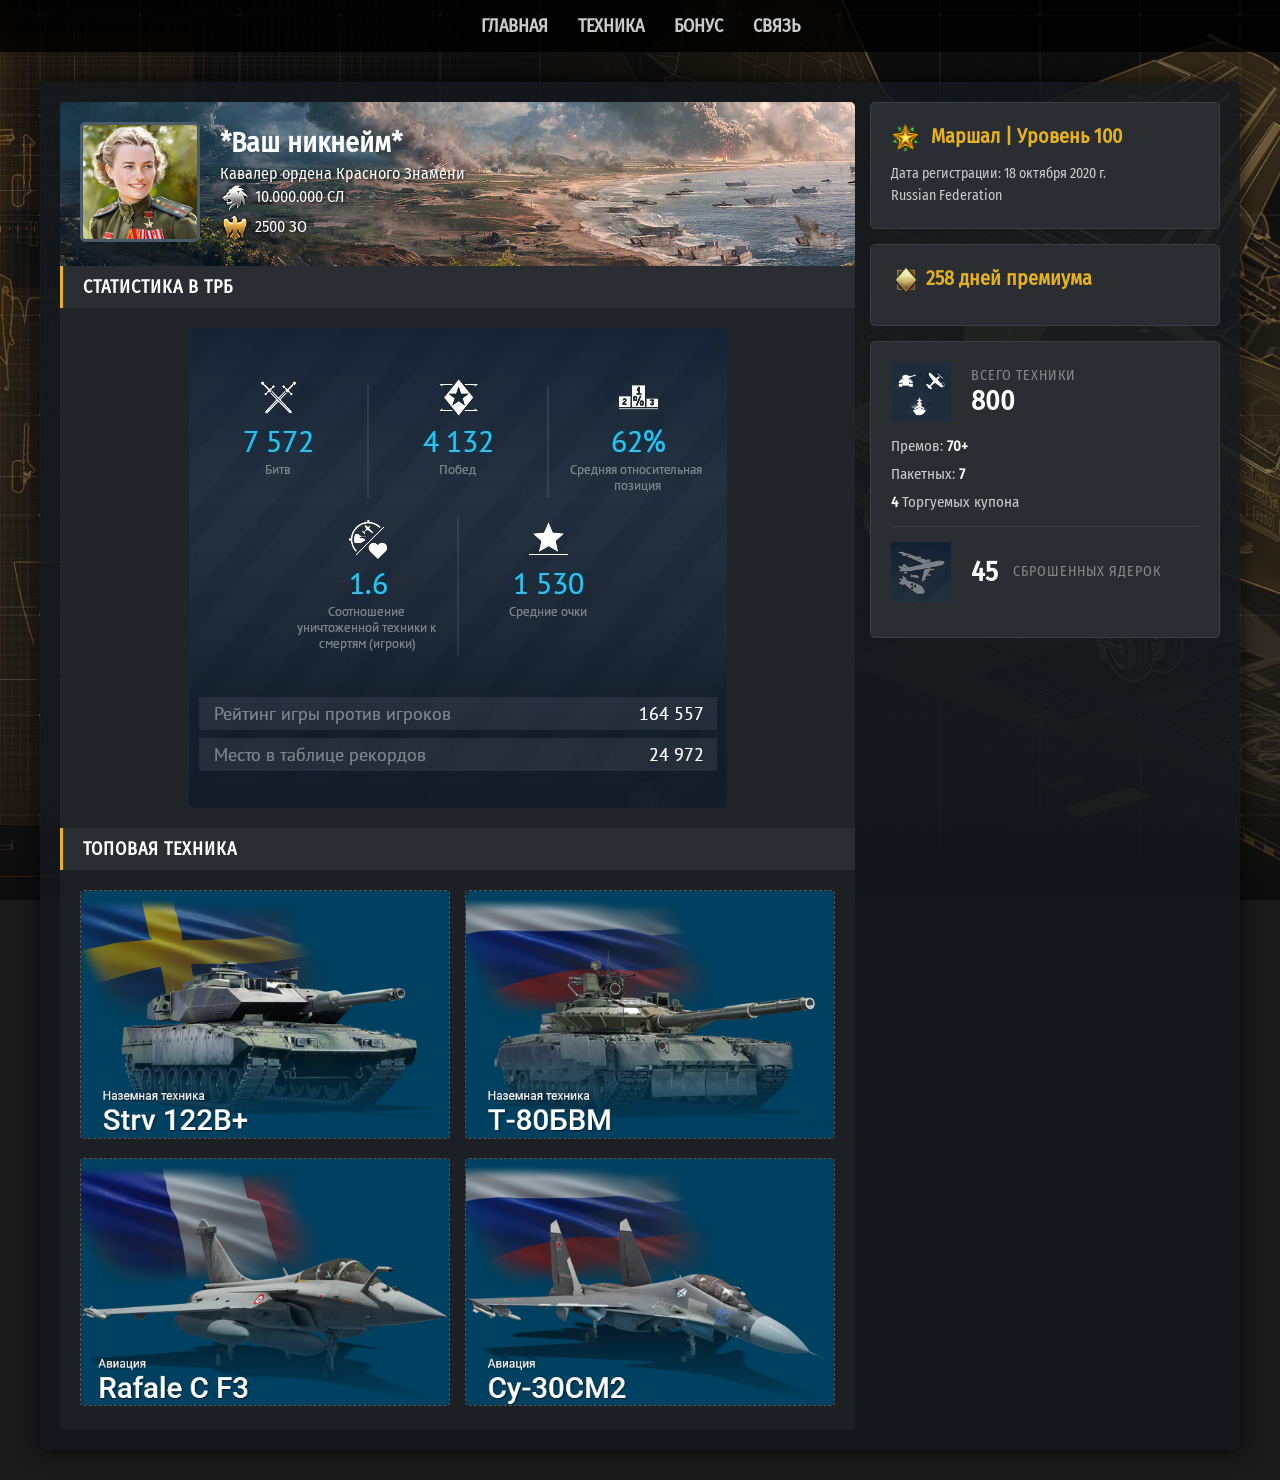
<file: index.html>
<!DOCTYPE html>
<html lang="ru">
<head>
    <meta charset="UTF-8">
    <title>Продаю аккаунт</title>
    <link rel="stylesheet" href="style.css">
</head>
<body>    
    <video autoplay loop muted playsinline id="bg-video">
        <source src="img/backgroundmig.webm" type="video/webm">
    </video>
    <header>
        <nav>
            <ul>
                <li><a href="#">Главная</a></li>
                <li><a href="vehicles.html">Техника</a></li>
                <li><a href="screens.html">Бонус</a></li>
                <li><a href="contact.html">Связь</a></li>
            </ul>
        </nav>
    </header>

    <main class="main-wrapper">

        <div class="profile-dashboard">

            <div class="profile-header">
                <div class="avatar-wrapper">
                    <img src="img/avatar.png" alt="Аватар" class="avatar">
                </div>
                <div class="info">
                    <h1>*Ваш никнейм*</h1>
                    <p>Кавалер ордена Красного Знамени</p>
                    <p><img src="img/sl.png" alt="SL" class="icon">10.000.000 СЛ </p>
                    <p><img src="img/ge.png" alt="GE" class="icon">2500 ЗО</p>
                </div>
            </div>
                
            <h2 class="section-title">Статистика в ТРБ</h2>
            <div class="stats-image-container">
                <img src="img/trbstats.png" alt="Статистика в ТРБ" class="stats-img">
            </div>

            <h2 class="section-title">Топовая техника</h2>
            <div class="inventory-preview">
                <a href="https://wiki-ru.warthunder.com/unit/sw_strv_122b_plus" target="_blank">
                    <img src="img/strv.png" alt="strv">
                </a>
                <a href="https://wiki-ru.warthunder.com/unit/ussr_t_80bvm" target="_blank">
                    <img src="img/bvm.png" alt="bvm">
                </a>
                <a href="https://wiki-ru.warthunder.com/unit/rafale_c_f3" target="_blank">
                    <img src="img/rafale.png" alt="rafale">
                </a>
                <a href="https://wiki-ru.warthunder.com/unit/su_30sm2" target="_blank">
                    <img src="img/su30.png" alt="Su30">
                </a>
            </div>
                
        </div>

        <aside class="right-sidebar">
            <div class="widget">
                <h3><img src="img/marshal.png" alt="marshal" class="icon"> Маршал | Уровень 100</h3>
                <p>Дата регистрации: 18 октября 2020 г.</p>
                <p>Russian Federation</p>
            </div>
            <div class="widget">
                <h3><img src="img/prem.png" alt="prem" class="icon">258 дней премиума</h3>
            </div>
			<div class="widget widget-stats">
            <div class="total-vehicles">
                <img src="img/vehicle.png" alt="Техника" class="icon-total">
                <div>
                    <span class="stat-label">Всего техники</span>
                    <span class="stat-value">800</span>
                </div>
            </div>

            <div class="extra-stats">
                <div class="extra-item">
                    <span>Премов:  <strong>70+</strong></span>
                </div>
                <div class="extra-item">
                    <span>Пакетных: 
					<strong>7</strong></span>
                </div>
                <div class="extra-item">
                    <span><strong>4</strong> Торгуемых купона </span>
                </div>
            </div>
            <hr class="widget-divider">
            <div class="total-vehicles">
                <img src="img/nuke.png" alt="Ядерки" class="icon-total">
                <span class="stat-value">45</span>
                <span class="stat-label">Сброшенных ядерок</span>
            </div>
        </div>
        </aside>   
    </main>
</body>
</html>
</file>
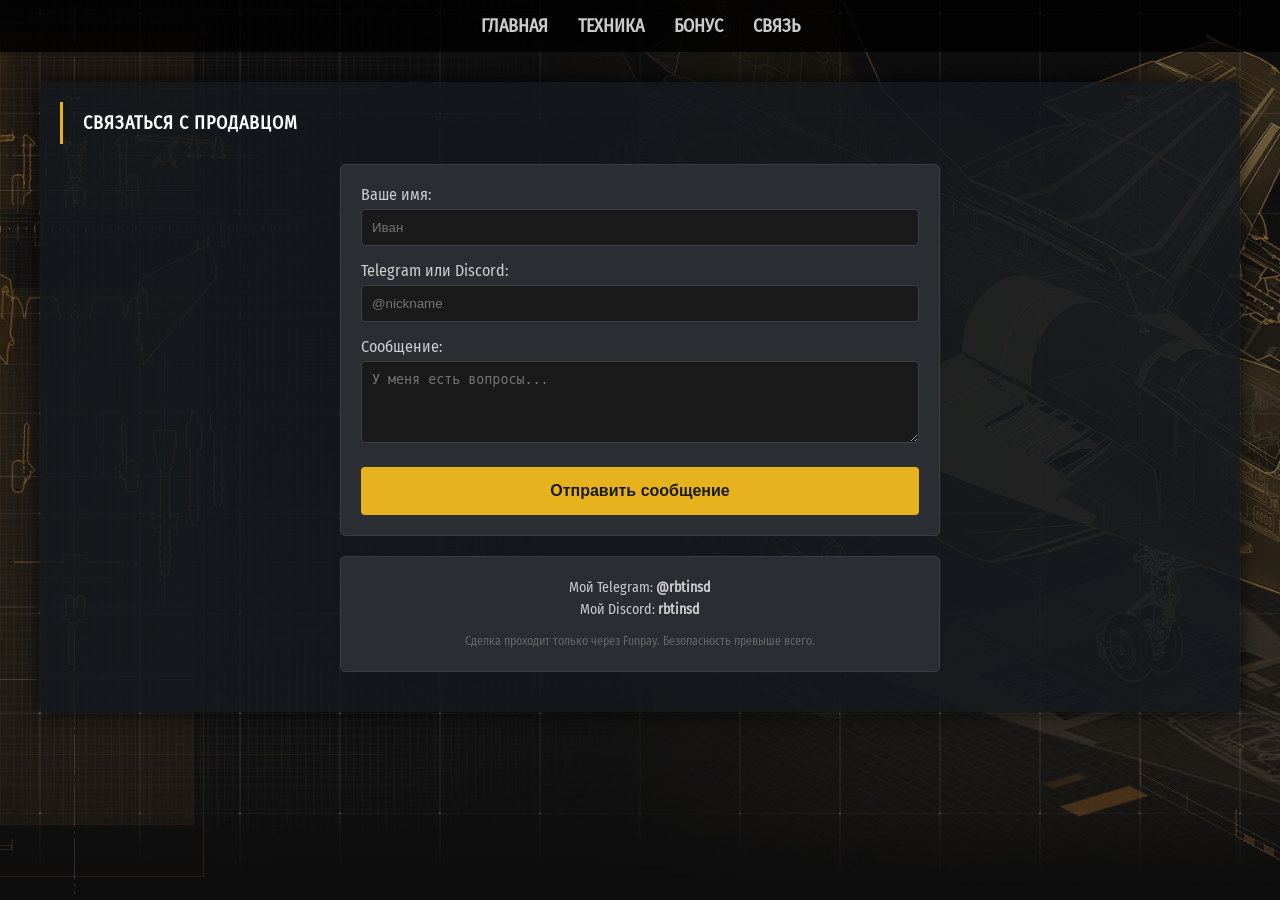
<file: contact.html>
<!DOCTYPE html>
<html lang="ru">
<head>
    <meta charset="UTF-8">
    <title>Продаю аккаунт</title>
    <link rel="stylesheet" href="style.css">
</head>
<body>    
    <video autoplay loop muted playsinline id="bg-video">
        <source src="img/backgroundmig.webm" type="video/webm">
    </video>
    
    <header>
        <nav>
            <ul>
                <li><a href="index.html">Главная</a></li>
                <li><a href="vehicles.html">Техника</a></li>
                <li><a href="screens.html">Бонус</a></li>
                <li><a href="#">Связь</a></li>
            </ul>
        </nav>
    </header>

    <main class="main-wrapper" style="display: block;">
        
        <h1 class="section-title">Связаться с продавцом</h1>
        
        <div class="widget" style="max-width: 600px; margin: 20px auto;">
            <form action="#" method="POST">
                <div style="margin-bottom: 15px;">
                    <label style="display: block; color: #ccc; margin-bottom: 5px;">Ваше имя:</label>
                    <input type="text" placeholder="Иван" style="width: 100%; padding: 10px; background: #1a1a1a; border: 1px solid #3a3f45; color: white; border-radius: 4px;">
                </div>
                <div style="margin-bottom: 15px;">
                    <label style="display: block; color: #ccc; margin-bottom: 5px;">Telegram или Discord:</label>
                    <input type="text" placeholder="@nickname" style="width: 100%; padding: 10px; background: #1a1a1a; border: 1px solid #3a3f45; color: white; border-radius: 4px;">
                </div>
                <div style="margin-bottom: 20px;">
                    <label style="display: block; color: #ccc; margin-bottom: 5px;">Сообщение:</label>
                    <textarea rows="4" placeholder="У меня есть вопросы..." style="width: 100%; padding: 10px; background: #1a1a1a; border: 1px solid #3a3f45; color: white; border-radius: 4px; resize: vertical;"></textarea>
                </div>
                
                <button type="button" onclick="alert('Сообщение отправлено! (На самом деле нет, это учебный сайт поэтому пишите в тг/дс)')" style="width: 100%; padding: 15px; background: #e6b31e; color: #1a1a1a; border: none; border-radius: 4px; font-weight: bold; font-size: 16px; cursor: pointer; transition: 0.3s;">
                    Отправить сообщение
                </button>
            </form>
        </div>

        <div class="widget" style="max-width: 600px; margin: 20px auto; text-align: center;">
            <p>Мой Telegram: <strong>@rbtinsd</strong></p>
            <p>Мой Discord: <strong>rbtinsd</strong></p>
            <p style="font-size: 12px; color: #666; margin-top: 10px;">Сделка проходит только через Funpay. Безопасность превыше всего.</p>
        </div>

    </main>
</body>
</html>
</file>
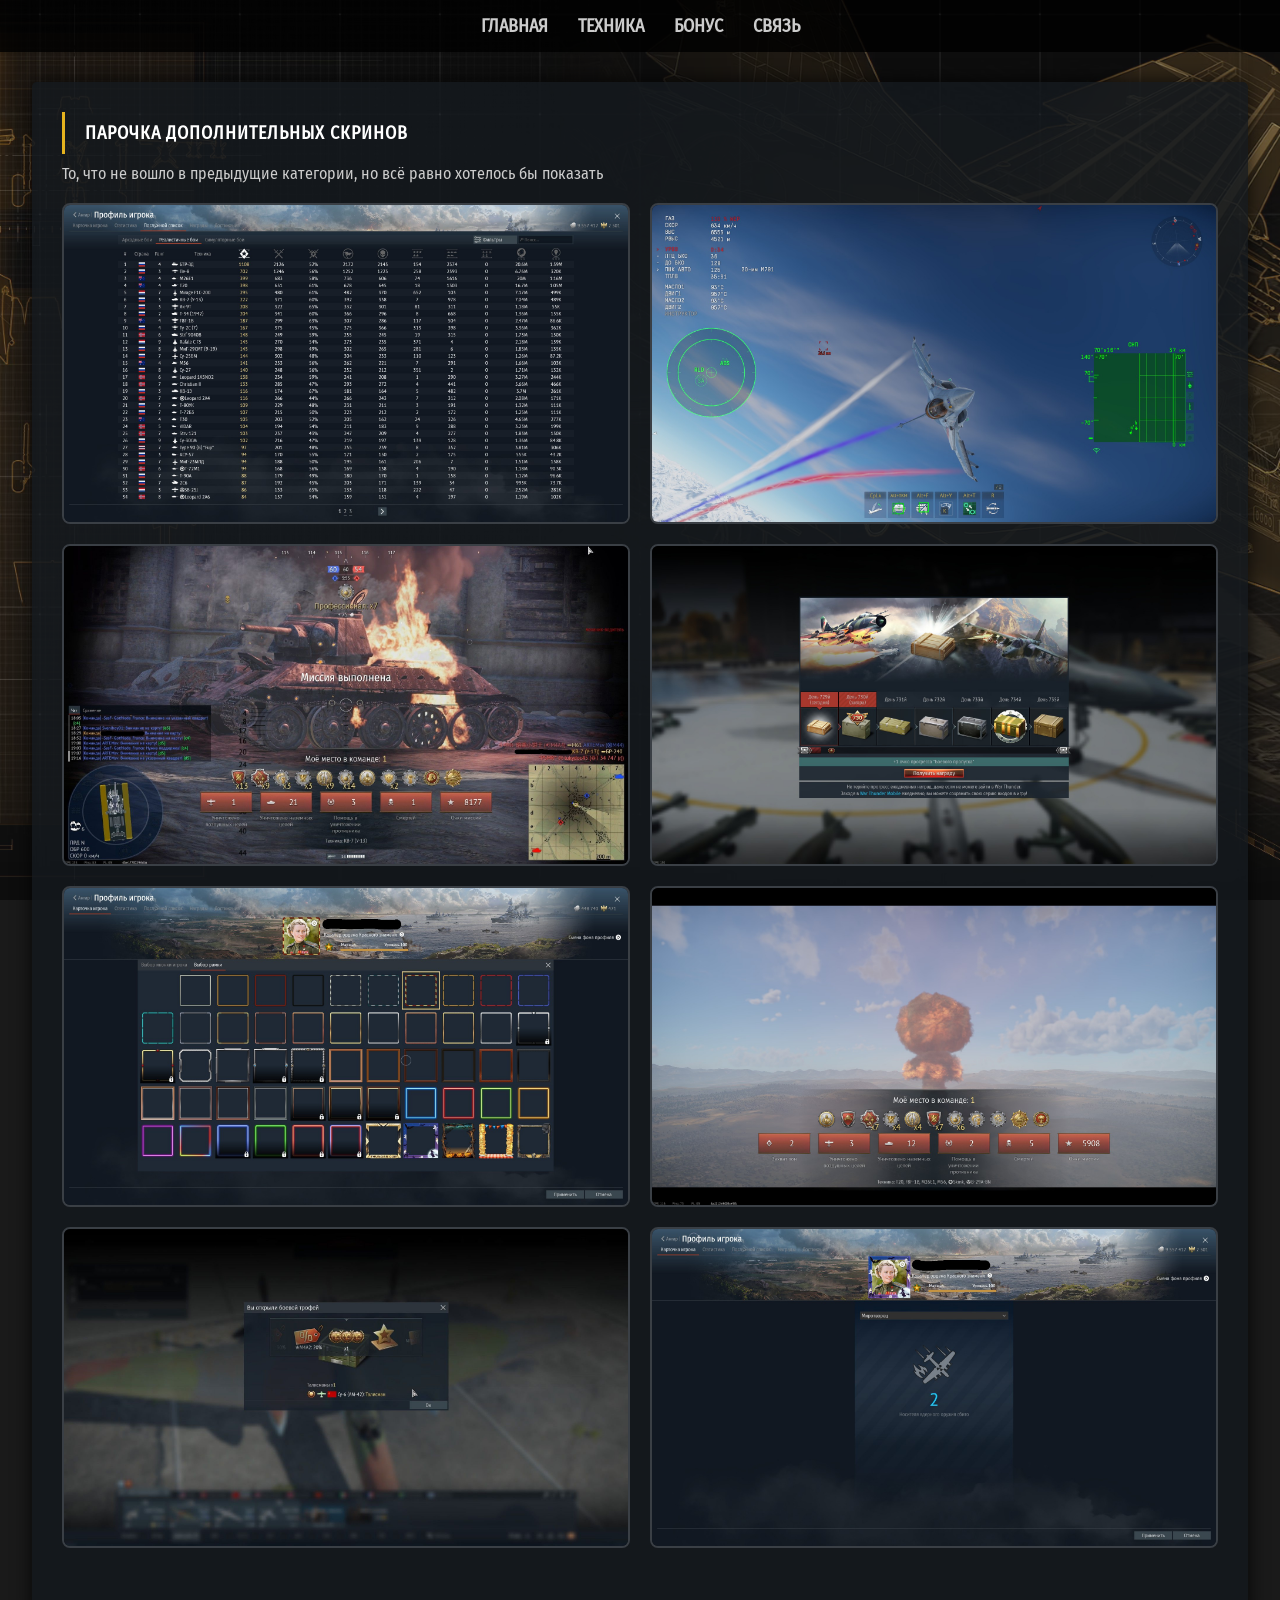
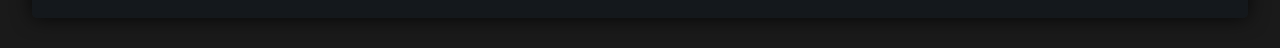
<file: screens.html>
<!DOCTYPE html>
<html lang="ru">
<head>
    <meta charset="UTF-8">
    <title>Продаю аккаунт</title>
    <link rel="stylesheet" href="style.css">
</head>
<body>    
    <video autoplay loop muted playsinline id="bg-video">
        <source src="img/backgroundmig.webm" type="video/webm">
    </video>
    
    <header>
        <nav>
            <ul>
                <li><a href="index.html">Главная</a></li>
                <li><a href="vehicles.html">Техника</a></li>
                <li><a href="#">Бонус</a></li>
                <li><a href="contact.html">Связь</a></li>
            </ul>
        </nav>
    </header>

    <main class="wide-container">
        
        <h1 class="section-title">Парочка дополнительных скринов</h1>
        <p style="color: #ccc; margin-bottom: 20px; font-size: 16px;">То, что не вошло в предыдущие категории, но всё равно хотелось бы показать</p>

        <div class="gallery-grid">

            <div class="gallery-item">
                <img src="img/screens/vlist.jpg" alt="Послужной список">
                <div class="gallery-overlay">
                    <span>Список техники по сыгранным боям</span>
                </div>
            </div>

            <div class="gallery-item">
                <img src="img/screens/smokes.jpg" alt="Дымы 3 цвет">
                <div class="gallery-overlay">
                    <span>Трехцветные пилотажные дымы</span>
                </div>
            </div>

            <div class="gallery-item">
                <img src="img/screens/topbattle.jpg" alt="22 фрага">
                <div class="gallery-overlay">
                    <span>Рекорд по фрагам в ТРБ</span>
                </div>
            </div>

            <div class="gallery-item">
                <img src="img/screens/2year.jpg" alt="2 года">
                <div class="gallery-overlay">
                    <span>Наклейка за 2 года входа</span>
                </div>
            </div>

            <div class="gallery-item">
                <img src="img/screens/frames.jpg" alt="Рамки аватара">
                <div class="gallery-overlay">
                    <span>Много рамок на выбор, в т.ч. лимитированные</span>
                </div>
            </div>

            <div class="gallery-item">
                <img src="img/screens/nuke12+3.jpg" alt="Ядерка 6.7">
                <div class="gallery-overlay">
                    <span>Ядерка на американском 6.7, имхо самый сильный сетап на аккаунте</span>
                </div>
            </div>

            <div class="gallery-item">
                <img src="img/screens/talisman.jpg" alt="Талисман">
                <div class="gallery-overlay">
                    <span>Событие тысячелетия- выпал талисман после боя
                    </span>
                </div>
            </div>

            <div class="gallery-item">
                <img src="img/screens/peacemaker.jpg" alt="Мирные атомы">
                <div class="gallery-overlay">
                    <span>2 "позорных" мирных атома</span>
                </div>
            </div>
        </div>

    </main>
</body>
</html>
</file>
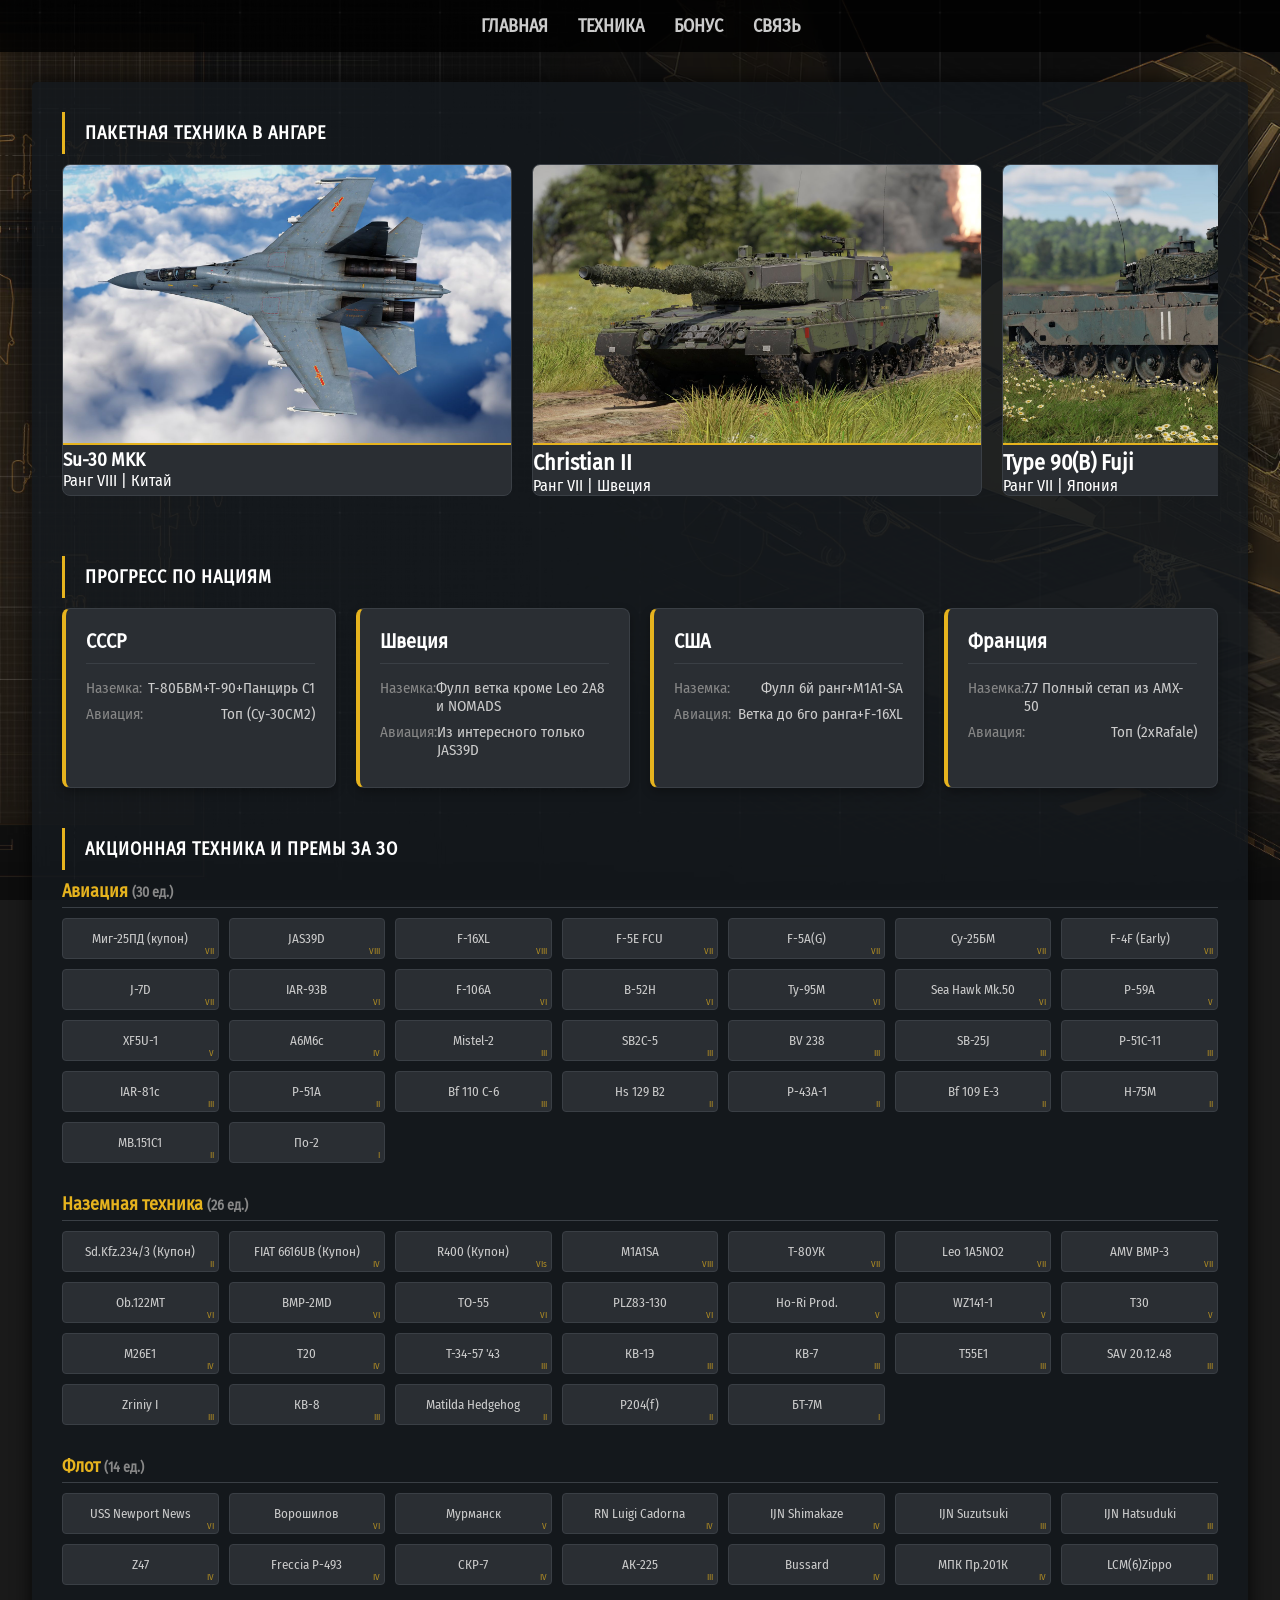
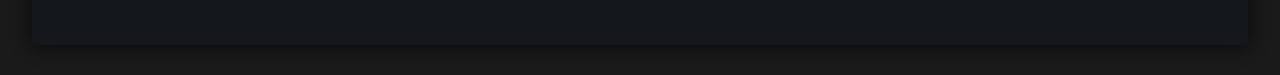
<file: vehicles.html>
<!DOCTYPE html>
<html lang="ru">
<head>
    <meta charset="UTF-8">
    <title>Продаю аккаунт</title>
    <link rel="stylesheet" href="style.css">
</head>
<body>    
    <video autoplay loop muted playsinline id="bg-video">
        <source src="img/backgroundmig.webm" type="video/webm">
    </video>
    
    <header>
        <nav>
            <ul>
                <li><a href="index.html">Главная</a></li>
                <li><a href="#">Техника</a></li>
                <li><a href="screens.html">Бонус</a></li>
                <li><a href="contact.html">Связь</a></li>
            </ul>
        </nav>
    </header>

    <main class="wide-container">
        
        <h1 class="section-title">Пакетная техника в ангаре</h1>
        
        <div class="slider-container">
            
            <a href="https://store.gaijin.net/story.php?id=14975" target="_blank" class="slide-card" style="text-decoration: none;">
                <img src="img/packs/30mkk.jpg" alt="30mmk">
                <div class="slide-info">
                    <h3>Su-30 MKK</h3>
                    <p>Ранг VIII | Китай </p>
                </div>
            </a>

            <a href="https://store.gaijin.net/story.php?id=13228" target="_blank" class="slide-card" style="text-decoration: none;">
                <img src="img/packs/christian.jpg" alt="christian">
                <div class="slide-info">
                    <h2>Christian II</h2>
                    <p>Ранг VII | Швеция </p>
                </div>
            </a>

            <a href="https://store.gaijin.net/story.php?id=13214" target="_blank" class="slide-card" style="text-decoration: none;">
                <img src="img/packs/fuji.jpg" alt="fuji">
                <div class="slide-info">
                    <h2>Type 90(B) Fuji</h2>
                    <p>Ранг VII | Япония </p>
                </div>
            </a>

            <a href="https://store.gaijin.net/story.php?id=11810" target="_blank" class="slide-card" style="text-decoration: none;">
                <img src="img/packs/mirage.jpg" alt="mirage">
                <div class="slide-info">
                    <h2>Mirage F1C-200</h2>
                    <p>Ранг VII | Франция </p>
                </div>
            </a>

            <a href="https://store.gaijin.net/story.php?id=12048" target="_blank" class="slide-card" style="text-decoration: none;">
                <img src="img/packs/phantom.jpg" alt="phantom">
                <div class="slide-info">
                    <h2>F-4S Phantom II</h2>
                    <p>Ранг VII | США </p>
                </div>
            </a>

            <a href="https://store.gaijin.net/story.php?id=12781" target="_blank" class="slide-card" style="text-decoration: none;">
                <img src="img/packs/vidar.jpg" alt="vidar">
                <div class="slide-info">
                    <h2>VIDAR</h2>
                    <p>Ранг VI | Швеция </p>
                </div>
            </a>

            <a href="https://store.gaijin.net/story.php?id=15163" target="_blank" class="slide-card" style="text-decoration: none;">
                <img src="img/packs/ztz96.jpg" alt="zt96">
                <div class="slide-info">
                    <h2>ZTZ96B</h2>
                    <p>Ранг VII | Китай </p>
                </div>
            </a>

        </div>
        <h1 class="section-title" style="margin-top: 40px;">Прогресс по нациям</h1>
        
        <div class="nation-grid">
            <div class="nation-card">
                <div class="nation-header">
                    <h2>СССР</h2>
                </div>
                <ul class="nation-list">
                    <li><span>Наземка:</span> Т-80БВМ+Т-90+Панцирь С1</li>
                    <li><span>Авиация:</span> Топ (Су-30СМ2)</li>
                </ul>
            </div>

            <div class="nation-card">
                <div class="nation-header">
                    <h2>Швеция</h2>
                </div>
                <ul class="nation-list">
                    <li><span>Наземка:</span> Фулл ветка кроме Leo 2A8 и NOMADS</li>
                    <li><span>Авиация:</span> Из интересного только JAS39D</li>
                </ul>
            </div>

            <div class="nation-card">
                <div class="nation-header">
                    <h2>США</h2>
                </div>
                <ul class="nation-list">
                    <li><span>Наземка:</span> Фулл 6й ранг+M1A1-SA</li>
                    <li><span>Авиация:</span> Ветка до 6го ранга+F-16XL</li>
                </ul>
            </div>

            <div class="nation-card">
                <div class="nation-header">
                    <h2>Франция</h2>
                </div>
                <ul class="nation-list">
                    <li><span>Наземка:</span> 7.7 Полный сетап из AMX-50</li>
                    <li><span>Авиация:</span> Топ (2xRafale)</li>
                </ul>
            </div>
        </div>

        <h1 class="section-title" style="margin-top: 40px;">Акционная техника и премы за ЗО</h1>
        
        <!-- авиа -->
        <div class="inventory-category">
            <h2> Авиация <span>(30 ед.)</span></h2>
            <div class="inventory-grid">
                <div class="inv-item">Миг-25ПД (купон) <span class="rank">VII</span></div>
                <div class="inv-item">JAS39D <span class="rank">VIII</span></div>
                <div class="inv-item">F-16XL <span class="rank">VIII</span></div>
                <div class="inv-item">F-5E FCU <span class="rank">VII</span></div>
                <div class="inv-item">F-5A(G) <span class="rank">VII</span></div>
                <div class="inv-item">Су-25БМ <span class="rank">VII</span></div>
                <div class="inv-item">F-4F (Early) <span class="rank">VII</span></div>
                <div class="inv-item">J-7D <span class="rank">VII</span></div>
                <div class="inv-item">IAR-93B <span class="rank">VI</span></div>
                <div class="inv-item">F-106A <span class="rank">VI</span></div>
                <div class="inv-item">B-52H <span class="rank">VI</span></div>
                <div class="inv-item">Ту-95М <span class="rank">VI</span></div>
                <div class="inv-item">Sea Hawk Mk.50 <span class="rank">VI</span></div>
                <div class="inv-item">P-59A <span class="rank">V</span></div>
                <div class="inv-item">XF5U-1 <span class="rank">V</span></div>
                <div class="inv-item">A6M6c <span class="rank">IV</span></div>
                <div class="inv-item">Mistel-2 <span class="rank">III</span></div>
                <div class="inv-item">SB2C-5 <span class="rank">III</span></div>
                <div class="inv-item">BV 238 <span class="rank">III</span></div>
                <div class="inv-item">SB-25J <span class="rank">III</span></div>
                <div class="inv-item">P-51C-11 <span class="rank">III</span></div>
                <div class="inv-item">IAR-81c <span class="rank">III</span></div>
                <div class="inv-item">P-51A <span class="rank">II</span></div>
                <div class="inv-item">Bf 110 C-6 <span class="rank">III</span></div>
                <div class="inv-item">Hs 129 B2 <span class="rank">II</span></div>
                <div class="inv-item">P-43A-1 <span class="rank">II</span></div>
                <div class="inv-item">Bf 109 E-3 <span class="rank">II</span></div>
                <div class="inv-item">H-75M <span class="rank">II</span></div>
                <div class="inv-item">MB.151C1 <span class="rank">II</span></div>
                <div class="inv-item">По-2 <span class="rank">I</span></div>
            </div>
        </div>

        <!-- танки -->
        <div class="inventory-category">
            <h2> Наземная техника <span>(26 ед.)</span></h2>
            <div class="inventory-grid">
                <div class="inv-item">Sd.Kfz.234/3 (Купон) <span class="rank">II</span></div>
                <div class="inv-item">FIAT 6616UB (Купон) <span class="rank">IV</span></div>
                <div class="inv-item">R400 (Купон) <span class="rank">VIs</span></div>
                <div class="inv-item">M1A1SA <span class="rank">VIII</span></div>
                <div class="inv-item">Т-80УК <span class="rank">VII</span></div>
                <div class="inv-item">Leo 1A5NO2 <span class="rank">VII</span></div>
                <div class="inv-item">AMV BMP-3 <span class="rank">VII</span></div>
                <div class="inv-item">Ob.122MT <span class="rank">VI</span></div>
                <div class="inv-item">BMP-2MD <span class="rank">VI</span></div>
                <div class="inv-item">ТО-55 <span class="rank">VI</span></div>
                <div class="inv-item">PLZ83-130 <span class="rank">VI</span></div>
                <div class="inv-item">Ho-Ri Prod. <span class="rank">V</span></div>
                <div class="inv-item">WZ141-1 <span class="rank">V</span></div>
                <div class="inv-item">Т30 <span class="rank">V</span></div>
                <div class="inv-item">M26E1 <span class="rank">IV</span></div>
                <div class="inv-item">T20 <span class="rank">IV</span></div>
                <div class="inv-item">Т-34-57 '43 <span class="rank">III</span></div>
                <div class="inv-item">КВ-1Э <span class="rank">III</span></div>
                <div class="inv-item">КВ-7 <span class="rank">III</span></div>
                <div class="inv-item">T55E1 <span class="rank">III</span></div>
                <div class="inv-item">SAV 20.12.48 <span class="rank">III</span></div>
                <div class="inv-item">Zriniy I <span class="rank">III</span></div>
                <div class="inv-item">КВ-8 <span class="rank">III</span></div>
                <div class="inv-item">Matilda Hedgehog <span class="rank">II</span></div>
                <div class="inv-item">P204(f) <span class="rank">II</span></div>
                <div class="inv-item">БТ-7М <span class="rank">I</span></div>
            </div>
        </div>

        <!-- фл*т -->
        <div class="inventory-category">
            <h2> Флот <span>(14 ед.)</span></h2>
            <div class="inventory-grid">
                <div class="inv-item">USS Newport News <span class="rank">VI</span></div>
                <div class="inv-item">Ворошилов <span class="rank">VI</span></div>
                <div class="inv-item">Мурманск <span class="rank">V</span></div>
                <div class="inv-item">RN Luigi Cadorna <span class="rank">IV</span></div>
                <div class="inv-item">IJN Shimakaze <span class="rank">IV</span></div>
                <div class="inv-item">IJN Suzutsuki <span class="rank">III</span></div>
                <div class="inv-item">IJN Hatsuduki <span class="rank">III</span></div>
                <div class="inv-item">Z47 <span class="rank">IV</span></div>
                <div class="inv-item">Freccia P-493 <span class="rank">IV</span></div>
                <div class="inv-item">СКР-7 <span class="rank">IV</span></div>
                <div class="inv-item">АК-225 <span class="rank">III</span></div>
                <div class="inv-item">Bussard <span class="rank">IV</span></div>
                <div class="inv-item">МПК Пр.201К <span class="rank">IV</span></div>
                <div class="inv-item">LCM(6)Zippo <span class="rank">III</span></div>
            </div>
        </div>
        
    </main>
</body>
</html>
</file>
<file: style.css>
@font-face {
    font-family: 'Fira Sans Condensed';
    src: url('firasanscondensed-regular.ttf') format('truetype');
    font-weight: normal;
    font-style: normal;
}
* { box-sizing: border-box; margin: 0; padding: 0; }
html {
    overflow-y: scroll;
}
#bg-video {
    position: fixed;
    top: 0;
    left: 0;
    width: 100vw;
    height: 100vh;
    object-fit: cover;
    z-index: -1;
    opacity: 0.5;
}
body {
    background-color: #1a1a1a;
    margin: 0;
    font-family: 'Fira Sans Condensed', Arial, sans-serif;
}

header {
    background-color: rgba(0, 0, 0, 0.8);
    padding: 15px 0;
}
nav ul {
    display: flex;
    justify-content: center;
    list-style: none;
    gap: 30px;
    font-size: 18px;
    font-weight: bold;
}
nav a {
    color: #ccc;
    text-decoration: none;
    text-transform: uppercase;
}
nav a:hover { color: #fff; }

.main-wrapper {
    max-width: 1200px;
    margin: 30px auto;
    display: grid;
    grid-template-columns: 1fr 350px;
    gap: 15px;
    background: rgba(20, 25, 30, 0.85); 
    padding: 20px;
    border-radius: 5px;
    box-shadow: 0 0 20px rgba(0,0,0,0.8);
}
.wide-container {
    width: 95%;
    max-width: 1600px;
    margin: 30px auto;
    background: rgba(20, 25, 30, 0.85); 
    padding: 30px;
    border-radius: 5px;
    box-shadow: 0 0 20px rgba(0,0,0,0.8);
}

.section-title {
    color: #ffffff;
    font-size: 18px;
    text-transform: uppercase;
    padding: 10px 20px 10px 20px;
    margin-bottom: 10px;
    border-left: 3px solid #e6b31e;
    letter-spacing: 1px;
}

.info h1 {
    color: #ffffff; 
    font-size: 28px;
    margin-bottom: 5px;
}
.info p {
    color: #ffffff;
    font-size: 16px;
    text-shadow: 1px 1px 3px rgba(0,0,0,0.8);
}

.profile-dashboard {
    background: #2a2e33;
    border-radius: 5px;
    overflow: hidden;
}
.profile-dashboard .section-title {
    margin-bottom: 0px;
}
.profile-header {
    background: url('img/ivojima.jpg');
    background-size: cover;
    padding: 20px;
    display: flex;
    gap: 20px;
    align-items: center;
}
.avatar {
    width: 120px;
    height: 120px;
    border: 3px solid #4a5b6b;
    border-radius: 5px; 
    object-fit: cover;
}
.icon {
    width: 30px;
    height: 30px;
    vertical-align: middle;
    margin-right: 5px;
    object-fit: contain;
}
.icon-total {
    width: 60px;
    height: 60px;
    vertical-align: middle;
    margin-right: 5px;
    object-fit: contain;
}
.stats-image-container {
    background: #212529;
    padding: 20px;
    display: flex;
    justify-content: center;
}
.stats-img {
    max-width: 100%;
    height: auto;
    border-radius: 5px;
}
.inventory-preview {
    display: grid;
    grid-template-columns: 1fr 1fr;
    gap: 15px;
    padding: 20px;
    background: #1c1f23;
}
.inventory-preview img {
    width: 100%;
    aspect-ratio: 500 / 336;
    object-fit: cover;
    border: 1px dashed #555;
    border-radius: 4px;
}

.right-sidebar {
    display: flex;
    flex-direction: column;
    gap: 15px;
}

.widget {
    background: #2a2e33;
    padding: 20px;
    border-radius: 5px;
    border: 1px solid #3a3f45;
}
.widget-stats {
    background: #2a2e33;
    padding: 20px;
    border-radius: 5px;
    border: 1px solid #3a3f45;
}
.widget-stats strong {
    color: #ffffff;
    font-weight: bold;
}
.widget h3 { 
    font-size: 20px; 
    margin-bottom: 10px; 
    color: #e6b31e; 
}
.widget p { 
    font-size: 14px; 
    color: #ccc; 
    line-height: 1.6; 
}
.widget-stats p {
    font-size: 16px; 
    color: #ffffff; 
    line-height: 1.8;
}
.widget-divider {
    border: 0;
    height: 1px;
    background: #3a3f45;
    margin: 15px 0;
}
.total-vehicles {
    display: flex;
    align-items: center;
    gap: 15px;
    margin-bottom: 15px;
}

.stat-label {
    display: block;
    font-size: 14px;
    color: #888;
    text-transform: uppercase;
    letter-spacing: 1px;
}
.stat-value {
    display: block;
    font-size: 28px;
    font-weight: bold;
    color: #ffffff;
}
.extra-stats {
    display: flex;
    flex-direction: column;
    gap: 10px;
}
.extra-item {
    display: flex;
    align-items: center;
    gap: 10px;
    font-size: 15px;
    color: #ccc;
}
.extra-item strong {
    color: #ffffff;
    margin-left: auto;
}
button:hover {
    background: #ffffff !important;
    box-shadow: 0 0 10px rgba(230, 179, 30, 0.8);
}

input:focus, textarea:focus {
    outline: none;
    border-color: #e6b31e !important;
}
.slider-container {
    display: flex;
    gap: 20px;
    overflow-x: auto;
    padding-bottom: 20px;
    scroll-snap-type: x mandatory;
    scrollbar-color: #e6b31e #1a1a1a;
}
.slide-card {
    flex: 0 0 450px;
    background: #2a2e33;
    border-radius: 8px;
    overflow: hidden;
    scroll-snap-align: center;
    border: 1px solid #3a3f45;
    transition: transform 0.3s, box-shadow 0.3s;
    cursor: pointer;
    text-decoration: none;
    color: #ffffff;
}
.slide-card:hover {
    transform: translateY(-5px);
    box-shadow: 0 10px 20px rgba(0,0,0,0.5);
    border-color: #e6b31e;
}
.slide-card img {
    width: 100%;
    height: 280px;
    object-fit: cover;
    border-bottom: 2px solid #e6b31e;
}

.slide-info h2 {
    color: #ffffff;
    font-size: 22px;
}
.slide-info p {
    color: #ffffff;
    font-size: 16px;
}

.nation-grid {
    display: grid;
    grid-template-columns: repeat(auto-fit, minmax(250px, 1fr));
    gap: 20px;
    margin-bottom: 30px;
}
.nation-card {
    background: #2a2e33;
    padding: 20px;
    border-radius: 8px;
    border: 1px solid #3a3f45;
    border-left: 4px solid #e6b31e;
    box-shadow: 0 4px 10px rgba(0,0,0,0.3);
    transition: transform 0.3s;
}
.nation-card:hover {
    transform: translateY(-5px);
    border-color: #e6b31e;
}

.nation-header {
    display: flex;
    align-items: center;
    gap: 10px;
    margin-bottom: 15px;
    border-bottom: 1px solid #3a3f45;
    padding-bottom: 10px;
}
.nation-header h2 {
    color: #ffffff;
    font-size: 20px;
    margin: 0;
}

.nation-list {
    list-style: none;
    padding: 0;
    margin: 0;
}
.nation-list li {
    color: #ccc;
    font-size: 15px;
    margin-bottom: 8px;
    display: flex;
    justify-content: space-between;
}
.nation-list li span {
    color: #888; 
}

.inventory-category {
    margin-bottom: 30px;
}
.inventory-category h2 {
    color: #e6b31e;
    font-size: 18px;
    margin-bottom: 10px;
    border-bottom: 1px solid #3a3f45;
    padding-bottom: 5px;
}
.inventory-category h2 span {
    color: #888;
    font-size: 14px;
}
.inventory-grid {
    display: grid;
    grid-template-columns: repeat(7, 1fr);
    gap: 10px;
}

.inv-item {
    background: #2a2e33;
    padding: 12px 10px;
    border-radius: 4px;
    border: 1px solid #3a3f45;
    color: #ccc;
    font-size: 13px;
    text-align: center;
    position: relative;
    transition: 0.2s;
    cursor: default;
    overflow: hidden;
    white-space: nowrap;
    text-overflow: ellipsis;
}
.inv-item:hover {
    background: #3a3f45;
    border-color: #e6b31e;
    color: #ffffff;
}
.inv-item .rank {
    position: absolute;
    bottom: 2px;
    right: 4px;
    font-size: 9px;
    color: #e6b31e;
    opacity: 0.7;
}

.gallery-grid {
    display: grid;
    grid-template-columns: repeat(2, 1fr);
    gap: 20px;
    margin-bottom: 40px;
}
.gallery-item {
    position: relative;
    border-radius: 8px;
    overflow: hidden;
    border: 2px solid #3a3f45;
    transition: border-color 0.3s, transform 0.3s;
    cursor: pointer;
}
.gallery-item img {
    width: 100%;
    height: auto;
    aspect-ratio: 16 / 9;
    object-fit: cover;
    display: block;
    transition: transform 0.3s;
}
.gallery-item:hover {
    border-color: #e6b31e;
    transform: translateY(-5px);
    box-shadow: 0 10px 20px rgba(0,0,0,0.6);
}
.gallery-item:hover img {
    transform: scale(1.2);
}
.gallery-overlay {
    position: absolute;
    bottom: 0;
    left: 0;
    width: 100%;
    background: linear-gradient(to top, rgba(0,0,0,0.9) 0%, rgba(0,0,0,0) 100%); /* Градиент снизу вверх */
    padding: 20px 15px 15px 15px;
    display: flex;
    align-items: flex-end;
    opacity: 0;
    transition: opacity 0.3s;
}
.gallery-overlay span {
    color: #e6b31e;
    font-weight: bold;
    font-size: 16px;
    font-family: 'Fira Sans Condensed', sans-serif;
    text-shadow: 1px 1px 3px #000;
}
.gallery-item:hover .gallery-overlay {
    opacity: 1;
}
</file>
